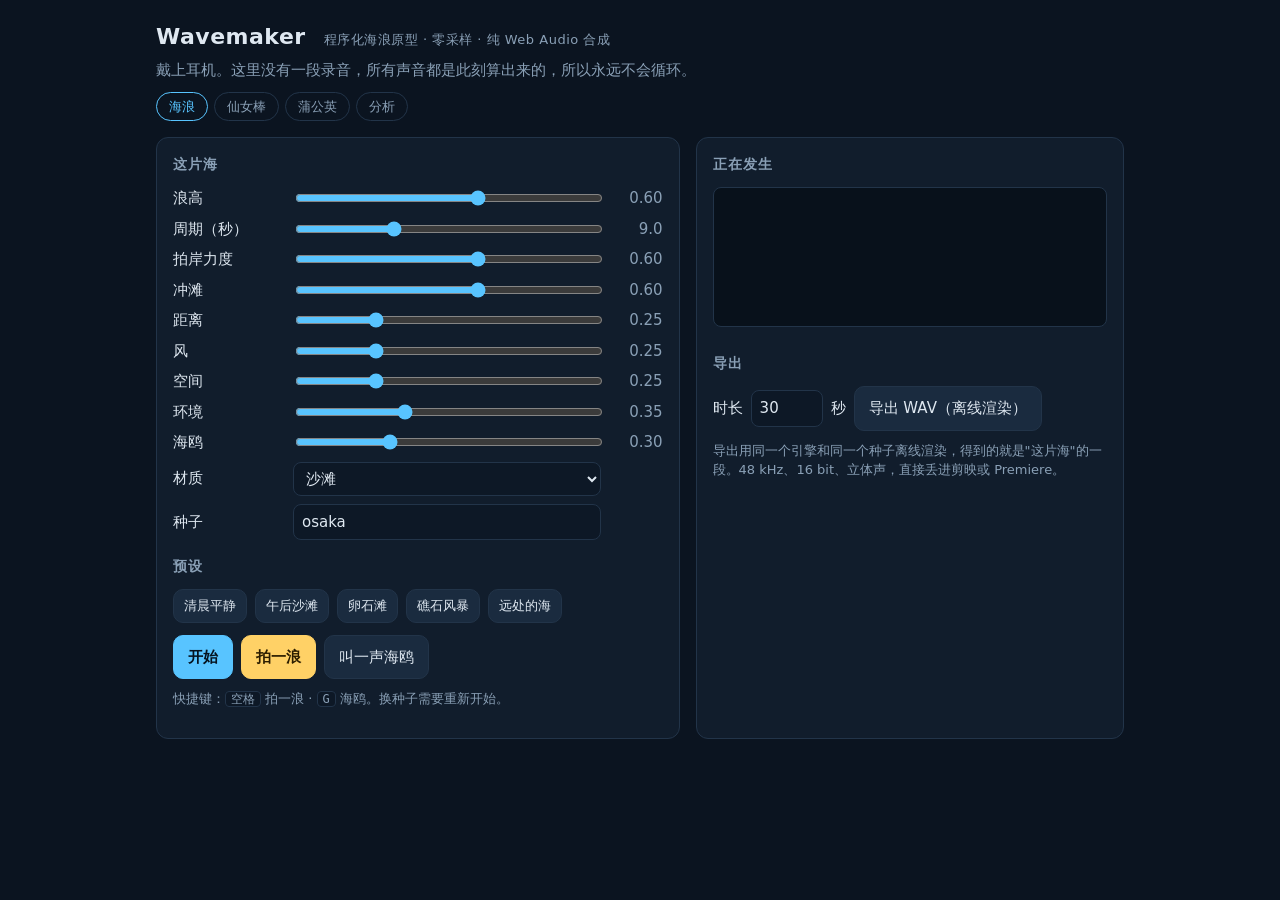
<file: index.html>
<!doctype html>
<html lang="zh-CN">
<head>
<meta charset="utf-8">
<meta name="viewport" content="width=device-width, initial-scale=1">
<title>Wavemaker 原型</title>
<link rel="stylesheet" href="style.css">
</head>
<body>
<header>
  <h1>Wavemaker <small>程序化海浪原型 · 零采样 · 纯 Web Audio 合成</small></h1>
  <p class="lead">戴上耳机。这里没有一段录音，所有声音都是此刻算出来的，所以永远不会循环。</p>
  <nav><a class="current" href="index.html">海浪</a><a href="sparkler.html">仙女棒</a><a href="dandelion.html">蒲公英</a><a href="analyze.html">分析</a></nav>
</header>
<main>
  <section>
    <h2>这片海</h2>
    <div class="row"><label>浪高</label><input type="range" id="swell" min="0" max="1" step="0.01" value="0.6"><output for="swell">0.60</output></div>
    <div class="row"><label>周期（秒）</label><input type="range" id="period" min="4" max="20" step="0.5" value="9"><output for="period">9</output></div>
    <div class="row"><label>拍岸力度</label><input type="range" id="breakForce" min="0" max="1" step="0.01" value="0.6"><output for="breakForce">0.60</output></div>
    <div class="row"><label>冲滩</label><input type="range" id="wash" min="0" max="1" step="0.01" value="0.6"><output for="wash">0.60</output></div>
    <div class="row"><label>距离</label><input type="range" id="distance" min="0" max="1" step="0.01" value="0.25"><output for="distance">0.25</output></div>
    <div class="row"><label>风</label><input type="range" id="wind" min="0" max="1" step="0.01" value="0.25"><output for="wind">0.25</output></div>
    <div class="row"><label>空间</label><input type="range" id="space" min="0" max="1" step="0.01" value="0.25"><output for="space">0.25</output></div>
    <div class="row"><label>环境</label><input type="range" id="ambience" min="0" max="1" step="0.01" value="0.35"><output for="ambience">0.35</output></div>
    <div class="row"><label>海鸥</label><input type="range" id="gulls" min="0" max="1" step="0.01" value="0.3"><output for="gulls">0.30</output></div>
    <div class="row"><label>材质</label>
      <select id="material">
        <option value="sand">沙滩</option>
        <option value="pebble">卵石滩</option>
        <option value="rock">礁石</option>
      </select><span></span></div>
    <div class="row"><label>种子</label><input type="text" id="seed" value="osaka"><span></span></div>

    <h2 style="margin-top:16px">预设</h2>
    <div class="buttons presets">
      <button data-preset="dawn">清晨平静</button>
      <button data-preset="afternoon">午后沙滩</button>
      <button data-preset="brighton">卵石滩</button>
      <button data-preset="storm">礁石风暴</button>
      <button data-preset="far">远处的海</button>
    </div>

    <div class="buttons">
      <button class="primary" id="toggle">开始</button>
      <button class="warm" id="tap">拍一浪</button>
      <button id="gull">叫一声海鸥</button>
    </div>
    <p class="hint">快捷键：<kbd>空格</kbd> 拍一浪 · <kbd>G</kbd> 海鸥。换种子需要重新开始。</p>
  </section>

  <section>
    <h2>正在发生</h2>
    <canvas id="scope" width="900" height="280"></canvas>
    <div class="log" id="log"></div>

    <h2 style="margin-top:16px">导出</h2>
    <div class="export">
      <label>时长</label><input type="number" id="seconds" min="3" max="600" value="30"><span>秒</span>
      <button id="export">导出 WAV（离线渲染）</button>
    </div>
    <p class="hint">导出用同一个引擎和同一个种子离线渲染，得到的就是"这片海"的一段。48 kHz、16 bit、立体声，直接丢进剪映或 Premiere。</p>
  </section>
</main>

<script src="ocean.js"></script>
<script>
// ---------- 参数 ----------
const P = { swell: .6, period: 9, breakForce: .6, wash: .6, distance: .25, wind: .25, gulls: .3, material: 'sand', seed: 'osaka', space: .25, ambience: .35 };
const { PRESETS, renderOffline, encodeWav } = window.Wavemaker;
const buildScene = window.Wavemaker.buildScene;

// ---------- 界面 ----------
const $ = s => document.querySelector(s);
const logEl = $('#log');
function log(msg) {
  const lines = logEl.textContent.split('\n').filter(Boolean);
  lines.unshift(msg);
  logEl.textContent = lines.slice(0, 8).join('\n');
}

for (const id of ['swell', 'period', 'breakForce', 'wash', 'distance', 'wind', 'space', 'ambience', 'gulls']) {
  const el = $('#' + id), out = document.querySelector(`output[for=${id}]`);
  const show = () => out.textContent = id === 'period' ? Number(el.value).toFixed(1) : Number(el.value).toFixed(2);
  el.addEventListener('input', () => { P[id] = Number(el.value); show(); });
  show();
}
$('#material').addEventListener('change', e => { P.material = e.target.value; log(`材质 → ${e.target.selectedOptions[0].textContent}，下一浪生效`); });
$('#seed').addEventListener('change', e => { P.seed = e.target.value || 'sea'; log('种子已改，重新开始后生效'); });

function applyPreset(name) {
  const pr = PRESETS[name];
  Object.assign(P, pr);
  for (const k of Object.keys(pr)) {
    const el = $('#' + k); if (!el) continue;
    el.value = pr[k];
    el.dispatchEvent(new Event(k === 'material' ? 'change' : 'input'));
  }
  log(`预设：${name}`);
}
document.querySelectorAll('[data-preset]').forEach(b => b.addEventListener('click', () => applyPreset(b.dataset.preset)));

let live = null, timer = null, raf = null;

function onEvent(ev) {
  const delay = live ? (ev.at - live.ctx.currentTime).toFixed(1) : '?';
  if (ev.kind === 'wave') log(`浪 #${live.state.waveIndex + 1}  强度 ${ev.strength.toFixed(2)}  ${ev.dir > 0 ? '左→右' : '右→左'}  ${delay}s 后拍岸`);
  else log(`海鸥  距离 ${ev.dist.toFixed(2)}`);
}

async function start() {
  const ctx = new (window.AudioContext || window.webkitAudioContext)();
  await ctx.resume();
  live = buildScene(ctx, P, onEvent);
  live.state.until = ctx.currentTime + 0.05;
  timer = setInterval(() => {
    const to = ctx.currentTime + 2.5;
    if (to > live.state.until) { live.schedule(live.state.until, to); live.state.until = to; }
  }, 300);
  $('#toggle').textContent = '停止';
  log(`开始：种子 "${P.seed}"`);
  draw();
}
function stop() {
  clearInterval(timer); cancelAnimationFrame(raf);
  live.master.gain.setTargetAtTime(0, live.ctx.currentTime, 0.3);
  const c = live.ctx; setTimeout(() => c.close(), 1200);
  live = null;
  $('#toggle').textContent = '开始';
  log('停止');
}
$('#toggle').addEventListener('click', () => live ? stop() : start());
$('#tap').addEventListener('click', tapWave);
$('#gull').addEventListener('click', tapGull);
function tapWave() {
  if (!live) return;
  const t = live.ctx.currentTime + 0.02;
  live.state.dir = -live.state.dir;
  live.wave(t, Math.max(0.4, P.swell), live.state.dir);
  live.state.waveIndex++;
  live.state.nextWave = Math.max(live.state.nextWave, t + P.period * 0.6);
}
function tapGull() { if (live) live.gull(live.ctx.currentTime + 0.02); }
document.addEventListener('keydown', e => {
  if (e.target.tagName === 'INPUT' || e.target.tagName === 'SELECT') return;
  if (e.code === 'Space') { e.preventDefault(); tapWave(); }
  if (e.key === 'g' || e.key === 'G') tapGull();
});

// 示波器：把此刻的波形画出来，顺便当作"海平面"
const canvas = $('#scope'), g2d = canvas.getContext('2d');
const scopeBuf = new Uint8Array(1024);
function draw() {
  if (!live) return;
  live.analyser.getByteTimeDomainData(scopeBuf);
  const W = canvas.width, H = canvas.height;
  g2d.fillStyle = '#08111b'; g2d.fillRect(0, 0, W, H);
  g2d.strokeStyle = '#58c4ff'; g2d.lineWidth = 2; g2d.beginPath();
  for (let i = 0; i < scopeBuf.length; i++) {
    const x = i / scopeBuf.length * W, y = (scopeBuf[i] / 255) * H;
    i ? g2d.lineTo(x, y) : g2d.moveTo(x, y);
  }
  g2d.stroke();
  raf = requestAnimationFrame(draw);
}

$('#export').addEventListener('click', async () => {
  const btn = $('#export'), seconds = Math.min(600, Math.max(3, Number($('#seconds').value) || 30));
  btn.disabled = true; btn.textContent = `渲染 ${seconds}s…`;
  try {
    const buf = await renderOffline({ ...P }, seconds);
    const url = URL.createObjectURL(encodeWav(buf));
    const a = document.createElement('a');
    a.href = url; a.download = `wavemaker-${P.material}-${P.seed}-${seconds}s.wav`; a.click();
    setTimeout(() => URL.revokeObjectURL(url), 5000);
    log(`已导出 ${seconds}s WAV`);
  } catch (e) {
    log('导出失败：' + e.message);
  } finally {
    btn.disabled = false; btn.textContent = '导出 WAV（离线渲染）';
  }
});

window.Wavemaker.P = P;
</script>
</body>
</html>
</file>
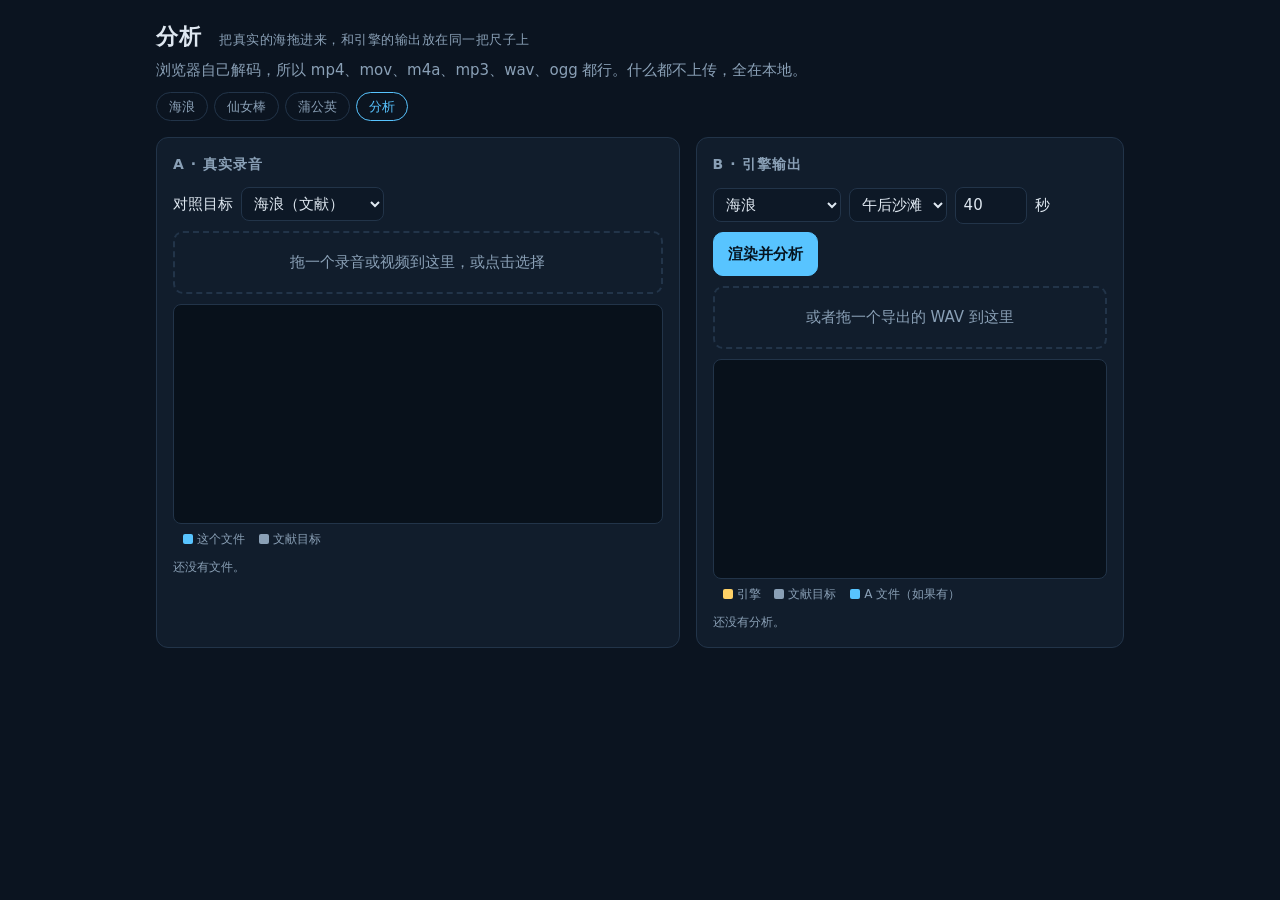
<file: analyze.html>
<!doctype html>
<html lang="zh-CN">
<head>
<meta charset="utf-8">
<meta name="viewport" content="width=device-width, initial-scale=1">
<title>Wavemaker · 分析</title>
<link rel="stylesheet" href="style.css">
<style>
  .drop { border: 2px dashed var(--line); border-radius: 10px; padding: 18px; text-align: center; color: var(--muted); cursor: pointer; }
  .drop.over { border-color: var(--accent); color: var(--text); }
  canvas.bands { height: 220px; margin-top: 10px; }
  pre.report { font-size: 12px; color: var(--muted); white-space: pre; overflow: auto; margin: 10px 0 0; }
  .legend { color: var(--muted); font-size: 12px; margin-top: 6px; }
  .legend i { display: inline-block; width: 10px; height: 10px; border-radius: 2px; margin: 0 4px 0 10px; vertical-align: middle; }
</style>
</head>
<body>
<header>
  <h1>分析 <small>把真实的海拖进来，和引擎的输出放在同一把尺子上</small></h1>
  <p class="lead">浏览器自己解码，所以 mp4、mov、m4a、mp3、wav、ogg 都行。什么都不上传，全在本地。</p>
  <nav><a href="index.html">海浪</a><a href="sparkler.html">仙女棒</a><a href="dandelion.html">蒲公英</a><a class="current" href="analyze.html">分析</a></nav>
</header>
<main>
  <section>
    <h2>A · 真实录音</h2>
    <div class="export" style="margin-bottom:10px"><label>对照目标</label><select id="target"><option value="surf">海浪（文献）</option><option value="none">无（仙女棒等）</option></select></div>
    <div class="drop" id="dropA">拖一个录音或视频到这里，或点击选择<input type="file" id="fileA" accept="audio/*,video/*" hidden></div>
    <canvas class="bands" id="bandsA" width="900" height="440"></canvas>
    <div class="legend"><i style="background:#58c4ff"></i>这个文件 <i style="background:#8aa0b6"></i>文献目标</div>
    <pre class="report" id="reportA">还没有文件。</pre>
  </section>
  <section>
    <h2>B · 引擎输出</h2>
    <div class="export">
      <select id="engine"><option value="ocean">海浪</option><option value="raw">仙女棒 · 原味</option><option value="electro">仙女棒 · 电子</option><option value="drum">仙女棒 · 鼓机</option></select>
      <select id="preset"><option value="afternoon">午后沙滩</option><option value="dawn">清晨平静</option><option value="brighton">卵石滩</option><option value="storm">礁石风暴</option><option value="far">远处的海</option></select>
      <input type="number" id="seconds" min="10" max="180" value="40"><span>秒</span>
      <button class="primary" id="render">渲染并分析</button>
    </div>
    <div class="drop" id="dropB" style="margin-top:10px">或者拖一个导出的 WAV 到这里<input type="file" id="fileB" accept="audio/*,video/*" hidden></div>
    <canvas class="bands" id="bandsB" width="900" height="440"></canvas>
    <div class="legend"><i style="background:#ffd166"></i>引擎 <i style="background:#8aa0b6"></i>文献目标 <i style="background:#58c4ff"></i>A 文件（如果有）</div>
    <pre class="report" id="reportB">还没有分析。</pre>
  </section>
</main>
<script src="ocean.js"></script>
<script src="sparkler.js"></script>
<script src="analysis.js"></script>
<script>
const $ = s => document.querySelector(s);
const { BANDS, TARGET_SURF, analyze, report } = window.Analysis;
const results = { A: null, B: null };

function drawBands(canvas, series) {
  const g = canvas.getContext('2d'), W = canvas.width, H = canvas.height;
  g.fillStyle = '#08111b'; g.fillRect(0, 0, W, H);
  const top = 6, bottom = -36, pad = 40, plotH = H - 60;
  const y = db => 20 + (top - Math.max(bottom, Math.min(top, db))) / (top - bottom) * plotH;
  g.strokeStyle = '#223449'; g.fillStyle = '#8aa0b6'; g.font = '13px system-ui'; g.textAlign = 'right';
  for (let db = top; db >= bottom; db -= 6) { g.beginPath(); g.moveTo(pad, y(db)); g.lineTo(W - 10, y(db)); g.stroke(); g.fillText(db, pad - 6, y(db) + 4); }
  const n = BANDS.length, slot = (W - pad - 10) / n;
  const k = series.length, bw = slot * 0.7 / k;
  series.forEach((s, si) => {
    BANDS.forEach((fc, i) => {
      const x = pad + i * slot + slot * 0.15 + si * bw;
      g.fillStyle = s.color; g.fillRect(x, y(s.data[fc]), bw - 2, y(bottom) - y(s.data[fc]));
    });
  });
  g.fillStyle = '#8aa0b6'; g.textAlign = 'center';
  BANDS.forEach((fc, i) => g.fillText(fc >= 1000 ? (fc / 1000) + 'k' : fc, pad + i * slot + slot / 2, H - 14));
}

const target = () => $('#target').value === 'surf' ? TARGET_SURF : null;
const names = { A: '', B: '' };
function show(which, r, name) {
  results[which] = r; names[which] = name;
  $('#report' + which).textContent = report(r, name, target());
  const series = target() ? [{ color: '#8aa0b6', data: TARGET_SURF }] : [];
  if (which === 'A') series.unshift({ color: '#58c4ff', data: r.bandsDb });
  else { if (results.A) series.unshift({ color: '#58c4ff', data: results.A.bandsDb }); series.unshift({ color: '#ffd166', data: r.bandsDb }); }
  drawBands($('#bands' + which), series);
}

async function decodeFile(file) {
  const ctx = new (window.AudioContext || window.webkitAudioContext)();
  const buf = await ctx.decodeAudioData(await file.arrayBuffer());
  ctx.close();
  return buf;
}
function wireDrop(which) {
  const drop = $('#drop' + which), input = $('#file' + which);
  const handle = async file => {
    if (!file) return;
    $('#report' + which).textContent = '解码中…';
    try { show(which, analyze(await decodeFile(file)), file.name); }
    catch (e) { $('#report' + which).textContent = '解码失败：' + e.message; }
  };
  drop.addEventListener('click', () => input.click());
  input.addEventListener('change', () => handle(input.files[0]));
  drop.addEventListener('dragover', e => { e.preventDefault(); drop.classList.add('over'); });
  drop.addEventListener('dragleave', () => drop.classList.remove('over'));
  drop.addEventListener('drop', e => { e.preventDefault(); drop.classList.remove('over'); handle(e.dataTransfer.files[0]); });
}
wireDrop('A'); wireDrop('B');

$('#render').addEventListener('click', async () => {
  const btn = $('#render'); btn.disabled = true; btn.textContent = '渲染中…';
  try {
    const engine = $('#engine').value, preset = $('#preset').value, seconds = Math.min(180, Math.max(10, Number($('#seconds').value) || 40));
    let buf, name;
    if (engine === 'ocean') {
      const p = { swell: .6, period: 9, breakForce: .6, wash: .6, distance: .25, wind: .25, gulls: 0, material: 'sand', seed: 'analyze', ...window.Wavemaker.PRESETS[preset], gulls: 0 };
      buf = await window.Wavemaker.renderOffline(p, seconds); name = `海浪 · ${preset}`;
    } else {
      const p = { mode: engine, density: .6, burstiness: .5, force: .6, depth: .4, burn: Math.max(8, seconds - 4), seed: 'analyze', bpm: 140, subdiv: 16 };
      buf = await window.Sparkler.renderOffline(p, 1); name = `仙女棒 · ${engine}`;
    }
    show('B', analyze(buf), name);
  } catch (e) { $('#reportB').textContent = '失败：' + e.message; }
  finally { btn.disabled = false; btn.textContent = '渲染并分析'; }
});
$('#target').addEventListener('change', () => { for (const w of ['A', 'B']) if (results[w]) show(w, results[w], names[w]); });
$('#engine').addEventListener('change', e => { $('#preset').style.display = e.target.value === 'ocean' ? '' : 'none'; });
window.AnalyzePage = { show, results };
</script>
</body>
</html>
</file>
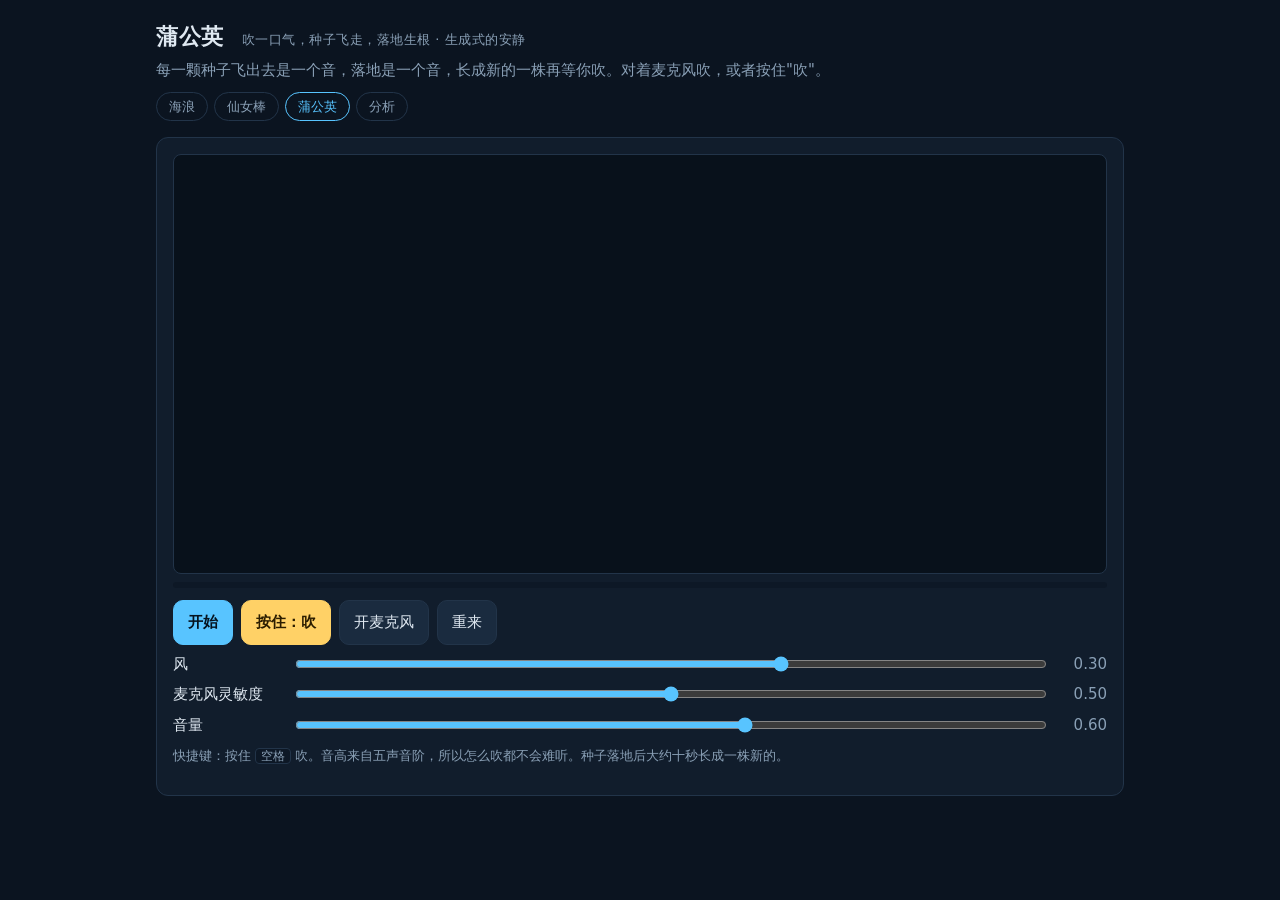
<file: dandelion.html>
<!doctype html>
<html lang="zh-CN">
<head>
<meta charset="utf-8">
<meta name="viewport" content="width=device-width, initial-scale=1">
<title>Wavemaker · 蒲公英</title>
<link rel="stylesheet" href="style.css">
<style>
  canvas#field { height: 420px; cursor: pointer; }
  main { grid-template-columns: 1fr; }
  .meter { height: 6px; background: #0d1826; border-radius: 3px; overflow: hidden; margin-top: 8px; }
  .meter i { display: block; height: 100%; width: 0; background: var(--accent); transition: width .08s; }
</style>
</head>
<body>
<header>
  <h1>蒲公英 <small>吹一口气，种子飞走，落地生根 · 生成式的安静</small></h1>
  <p class="lead">每一颗种子飞出去是一个音，落地是一个音，长成新的一株再等你吹。对着麦克风吹，或者按住"吹"。</p>
  <nav><a href="index.html">海浪</a><a href="sparkler.html">仙女棒</a><a class="current" href="dandelion.html">蒲公英</a><a href="analyze.html">分析</a></nav>
</header>
<main>
  <section>
    <canvas id="field" width="1400" height="600"></canvas>
    <div class="meter"><i id="blowMeter"></i></div>
    <div class="buttons">
      <button class="primary" id="toggle">开始</button>
      <button class="warm" id="blow">按住：吹</button>
      <button id="mic">开麦克风</button>
      <button id="reset">重来</button>
    </div>
    <div class="row"><label>风</label><input type="range" id="wind" min="-1" max="1" step="0.01" value="0.3"><output for="wind">0.30</output></div>
    <div class="row"><label>麦克风灵敏度</label><input type="range" id="sensitivity" min="0" max="1" step="0.01" value="0.5"><output for="sensitivity">0.50</output></div>
    <div class="row"><label>音量</label><input type="range" id="volume" min="0" max="1" step="0.01" value="0.6"><output for="volume">0.60</output></div>
    <p class="hint">快捷键：按住 <kbd>空格</kbd> 吹。音高来自五声音阶，所以怎么吹都不会难听。种子落地后大约十秒长成一株新的。</p>
    <div class="log" id="log"></div>
  </section>
</main>

<script>
const P = { wind: .3, sensitivity: .5, volume: .6 };
const $ = s => document.querySelector(s);
const logEl = $('#log');
function log(msg) { const lines = logEl.textContent.split('\n').filter(Boolean); lines.unshift(msg); logEl.textContent = lines.slice(0, 5).join('\n'); }
for (const id of ['wind', 'sensitivity', 'volume']) {
  const el = $('#' + id), out = document.querySelector(`output[for=${id}]`);
  const show = () => out.textContent = Number(el.value).toFixed(2);
  el.addEventListener('input', () => { P[id] = Number(el.value); show(); }); show();
}

// ---------- 声音 ----------
const PENTA = [0, 2, 4, 7, 9, 12, 14, 16, 19, 21];   // 大调五声，两个八度
const hz = (semi, base = 392) => base * Math.pow(2, semi / 12);   // G4 起

let A = null;   // 音频图
function buildAudio() {
  const ctx = new (window.AudioContext || window.webkitAudioContext)();
  const master = ctx.createGain(); master.gain.value = P.volume;
  const comp = ctx.createDynamicsCompressor(); comp.threshold.value = -18; comp.ratio.value = 2.5;
  // 一个带反馈的延迟，给所有音一点"回忆"的尾巴
  const delay = ctx.createDelay(2); delay.delayTime.value = 0.42;
  const fb = ctx.createGain(); fb.gain.value = 0.38;
  const dlp = ctx.createBiquadFilter(); dlp.type = 'lowpass'; dlp.frequency.value = 2400;
  const wet = ctx.createGain(); wet.gain.value = 0.35;
  master.connect(comp).connect(ctx.destination);
  master.connect(delay).connect(dlp).connect(fb).connect(delay);
  dlp.connect(wet).connect(comp);

  const noise = (() => { const len = ctx.sampleRate * 3, buf = ctx.createBuffer(1, len, ctx.sampleRate), d = buf.getChannelData(0); for (let i = 0; i < len; i++) d[i] = Math.random() * 2 - 1; return buf; })();
  function noiseLayer(type, freq, Q) {
    const s = ctx.createBufferSource(); s.buffer = noise; s.loop = true;
    const f = ctx.createBiquadFilter(); f.type = type; f.frequency.value = freq; f.Q.value = Q;
    const g = ctx.createGain(); g.gain.value = 0;
    s.connect(f).connect(g).connect(master); s.start(0);
    return { f, gain: g.gain };
  }
  const windBed = noiseLayer('bandpass', 320, 1.2);
  const breath = noiseLayer('bandpass', 1100, 0.7);

  function tone(semi, t, amp, dur, panX, kind) {
    const o = ctx.createOscillator(), o2 = ctx.createOscillator();
    o.type = 'sine'; o2.type = 'triangle';
    o.frequency.value = hz(semi); o2.frequency.value = hz(semi) * 2.002;
    const g = ctx.createGain(), g2 = ctx.createGain(); g2.gain.value = kind === 'seed' ? 0.25 : 0.1;
    const pan = ctx.createStereoPanner(); pan.pan.value = panX * 1.6 - 0.8;
    o.connect(g); o2.connect(g2).connect(g); g.connect(pan).connect(master);
    const atk = kind === 'grow' ? 1.8 : 0.015;
    g.gain.setValueAtTime(0, t);
    g.gain.linearRampToValueAtTime(amp, t + atk);
    g.gain.setTargetAtTime(0, t + atk, dur / 4);
    o.start(t); o2.start(t); o.stop(t + atk + dur + 0.5); o2.stop(t + atk + dur + 0.5);
  }
  return { ctx, master, windBed, breath, tone, nextWind: 0 };
}

// ---------- 世界 ----------
const canvas = $('#field'), g = canvas.getContext('2d');
const W = canvas.width, H = canvas.height, GROUND = H * 0.86;
const world = { plants: [], seeds: [], sprouts: [], t: 0 };
function makePlant(x, scale = 1, mature = true) {
  const p = { x, scale, headY: GROUND - 210 * scale, r: 34 * scale, seeds: [], grow: mature ? 1 : 0, born: world.t };
  const n = Math.round(48 * scale) + 12;
  for (let i = 0; i < n; i++) p.seeds.push({ a: (i / n) * 6.283 + Math.random() * 0.08, len: 0.85 + Math.random() * 0.3 });
  return p;
}
function reset() { world.plants = [makePlant(W * 0.32)]; world.seeds = []; world.sprouts = []; }
reset();

let blow = 0, holding = false, micLevel = 0;
function release(plant, strength, t) {
  if (!plant.seeds.length || plant.grow < 1) return 0;
  const k = Math.min(plant.seeds.length, Math.max(1, Math.round(strength * strength * 10 + Math.random())));
  const dir = P.wind >= 0 ? 1 : -1;
  for (let i = 0; i < k; i++) {
    // 迎风面的种子先飞
    plant.seeds.sort((a, b) => Math.cos(a.a) * dir - Math.cos(b.a) * dir);
    const s = plant.seeds.shift();
    const hx = plant.x + Math.cos(s.a) * plant.r * s.len, hy = plant.headY + Math.sin(s.a) * plant.r * s.len;
    world.seeds.push({ x: hx, y: hy, vx: dir * (60 + 160 * strength) * (0.7 + Math.random() * 0.6), vy: -(20 + 70 * strength) * Math.random(), ph: Math.random() * 6.28, born: t, semi: PENTA[Math.floor(Math.random() * PENTA.length)] });
    if (A) A.tone(world.seeds.at(-1).semi + 12, A.ctx.currentTime + i * 0.03, 0.06 * (0.5 + strength), 0.9 + Math.random(), hx / W, 'seed');
  }
  return k;
}

function step(dt) {
  world.t += dt;
  const wind = P.wind * 90;
  // 吹：从所有成熟的植株里放种子，快慢跟着气流
  if (blow > 0.05) {
    for (const p of world.plants) if (Math.random() < blow * dt * 6) release(p, blow, world.t);
  }
  for (const s of world.seeds) {
    s.vx += (wind - s.vx) * dt * 0.8 + Math.sin(world.t * 2.1 + s.ph) * 40 * dt;
    s.vy += (14 - s.vy) * dt * 0.9 + Math.cos(world.t * 1.7 + s.ph) * 30 * dt;
    s.x += s.vx * dt; s.y += s.vy * dt;
    if (s.y >= GROUND) {
      s.dead = true;
      if (s.x > 20 && s.x < W - 20 && world.sprouts.length + world.plants.length < 9) {
        world.sprouts.push({ x: s.x, t0: world.t, dur: 8 + Math.random() * 5, semi: s.semi });
        if (A) A.tone(s.semi, A.ctx.currentTime, 0.05, 0.5, s.x / W, 'land');
      }
    }
    if (s.x < -40 || s.x > W + 40) s.dead = true;
  }
  world.seeds = world.seeds.filter(s => !s.dead);
  for (const sp of world.sprouts) {
    sp.grow = Math.min(1, (world.t - sp.t0) / sp.dur);
    if (sp.grow >= 1 && !sp.done) {
      sp.done = true;
      const scale = 0.55 + Math.random() * 0.35;
      world.plants.push(makePlant(sp.x, scale));
      if (A) { A.tone(sp.semi, A.ctx.currentTime, 0.045, 3, sp.x / W, 'grow'); A.tone(sp.semi + 7, A.ctx.currentTime + 0.4, 0.03, 3, sp.x / W, 'grow'); }
      log(`一株新的长成了（第 ${world.plants.length} 株）`);
    }
  }
  world.sprouts = world.sprouts.filter(s => !s.done);
  // 吹光了的老植株慢慢退场
  world.plants = world.plants.filter(p => p.seeds.length > 0 || world.t - p.born < 40 || world.plants.length <= 1);

  if (A) {
    const t = A.ctx.currentTime;
    A.breath.gain.setTargetAtTime(0.09 * blow, t, 0.08);
    A.breath.f.frequency.setTargetAtTime(700 + 900 * blow, t, 0.1);
    if (t > A.nextWind) { A.windBed.gain.setTargetAtTime(0.04 * Math.abs(P.wind) * (0.5 + Math.random()), t, 1.5); A.windBed.f.frequency.setTargetAtTime(250 + Math.random() * 250, t, 1.5); A.nextWind = t + 2 + Math.random() * 3; }
    A.master.gain.setTargetAtTime(P.volume, t, 0.1);
  }
}

function drawPlant(p) {
  const gr = p.grow;
  g.strokeStyle = '#6f9a6a'; g.lineWidth = 2.2 * p.scale;
  g.beginPath(); g.moveTo(p.x, GROUND); g.quadraticCurveTo(p.x + 8 * p.scale, GROUND - 100 * p.scale * gr, p.x, p.headY + (1 - gr) * 210 * p.scale); g.stroke();
  const hy = p.headY;
  g.fillStyle = '#c9d6b0'; g.beginPath(); g.arc(p.x, hy, 4 * p.scale, 0, 6.283); g.fill();
  g.strokeStyle = 'rgba(235,240,230,0.75)'; g.lineWidth = 1;
  for (const s of p.seeds) {
    const ex = p.x + Math.cos(s.a) * p.r * s.len, ey = hy + Math.sin(s.a) * p.r * s.len;
    g.beginPath(); g.moveTo(p.x, hy); g.lineTo(ex, ey); g.stroke();
    g.beginPath(); g.arc(ex, ey, 1.6 * p.scale, 0, 6.283); g.stroke();
  }
}
function drawSeed(s) {
  const ang = Math.atan2(s.vy, s.vx) + Math.PI / 2 + Math.sin(world.t * 3 + s.ph) * 0.3;
  g.strokeStyle = 'rgba(240,244,236,0.9)'; g.lineWidth = 1;
  g.beginPath(); g.moveTo(s.x, s.y); g.lineTo(s.x - Math.cos(ang) * 12, s.y - Math.sin(ang) * 12); g.stroke();
  for (let i = 0; i < 5; i++) { const a = ang + (i - 2) * 0.35 + Math.PI; g.beginPath(); g.moveTo(s.x, s.y); g.lineTo(s.x + Math.cos(a) * 7, s.y + Math.sin(a) * 7); g.stroke(); }
}
function drawSprout(sp) {
  const h = 60 * sp.grow;
  g.strokeStyle = '#7fb27a'; g.lineWidth = 1.6;
  g.beginPath(); g.moveTo(sp.x, GROUND); g.quadraticCurveTo(sp.x + 6, GROUND - h * 0.6, sp.x, GROUND - h); g.stroke();
  if (sp.grow > 0.3) { g.beginPath(); g.ellipse(sp.x - 6, GROUND - h * 0.5, 7 * sp.grow, 3 * sp.grow, -0.5, 0, 6.283); g.stroke(); }
}
let last = 0, raf = null, running = false;
function frame(ts) {
  if (!running) return;
  const dt = Math.min(0.05, (ts - last) / 1000 || 0.016); last = ts;
  blow = Math.max(holding ? 0.7 : 0, micLevel);
  $('#blowMeter').style.width = (blow * 100) + '%';
  step(dt);
  g.fillStyle = '#08111b'; g.fillRect(0, 0, W, H);
  g.fillStyle = '#0f1a14'; g.fillRect(0, GROUND, W, H - GROUND);
  for (const sp of world.sprouts) drawSprout(sp);
  for (const p of world.plants) drawPlant(p);
  for (const s of world.seeds) drawSeed(s);
  raf = requestAnimationFrame(frame);
}

// ---------- 交互 ----------
async function start() {
  if (running) return;
  A = buildAudio(); await A.ctx.resume();
  running = true; last = performance.now(); raf = requestAnimationFrame(frame);
  $('#toggle').textContent = '停止'; log('开始。按住"吹"，或开麦克风对着吹。');
}
function stop() {
  running = false; cancelAnimationFrame(raf);
  if (A) { A.master.gain.setTargetAtTime(0, A.ctx.currentTime, 0.3); const c = A.ctx; setTimeout(() => c.close(), 1200); A = null; }
  if (micStream) { micStream.getTracks().forEach(t => t.stop()); micStream = null; micLevel = 0; $('#mic').textContent = '开麦克风'; }
  $('#toggle').textContent = '开始'; log('停止');
}
$('#toggle').addEventListener('click', () => running ? stop() : start());
$('#reset').addEventListener('click', () => { reset(); log('重来'); });
const blowBtn = $('#blow');
blowBtn.addEventListener('pointerdown', e => { holding = true; blowBtn.setPointerCapture(e.pointerId); if (!running) start(); });
blowBtn.addEventListener('pointerup', () => holding = false);
blowBtn.addEventListener('pointercancel', () => holding = false);
document.addEventListener('pointerup', () => holding = false);
window.addEventListener('blur', () => holding = false);
document.addEventListener('keydown', e => { if (e.code === 'Space' && e.target.tagName !== 'INPUT') { e.preventDefault(); holding = true; if (!running) start(); } });
document.addEventListener('keyup', e => { if (e.code === 'Space') holding = false; });
canvas.addEventListener('pointerdown', () => { if (!running) start(); for (const p of world.plants) release(p, 0.8, world.t); });

let micStream = null, micAnalyser = null, micBuf = null;
$('#mic').addEventListener('click', async () => {
  if (micStream) { micStream.getTracks().forEach(t => t.stop()); micStream = null; micLevel = 0; $('#mic').textContent = '开麦克风'; return; }
  if (!running) await start();
  try {
    micStream = await navigator.mediaDevices.getUserMedia({ audio: { echoCancellation: false, noiseSuppression: false, autoGainControl: false } });
    const src = A.ctx.createMediaStreamSource(micStream);
    const hp = A.ctx.createBiquadFilter(); hp.type = 'highpass'; hp.frequency.value = 600;   // 吹气是宽带的高频噪声，说话大多在下面
    micAnalyser = A.ctx.createAnalyser(); micAnalyser.fftSize = 512; micBuf = new Float32Array(512);
    src.connect(hp).connect(micAnalyser);
    $('#mic').textContent = '关麦克风'; log('麦克风已开，对着吹');
    (function poll() {
      if (!micStream) return;
      micAnalyser.getFloatTimeDomainData(micBuf);
      let sum = 0; for (let i = 0; i < micBuf.length; i++) sum += micBuf[i] * micBuf[i];
      const rms = Math.sqrt(sum / micBuf.length);
      const target = Math.max(0, Math.min(1, (rms - 0.01) / (0.2 * (1.05 - P.sensitivity))));
      micLevel += (target - micLevel) * 0.25;
      requestAnimationFrame(poll);
    })();
  } catch (e) { log('麦克风不可用：' + e.message + '。按住"吹"也一样。'); }
});
window.Dandelion = { world, P, release, step, start, stop };
</script>
</body>
</html>
</file>
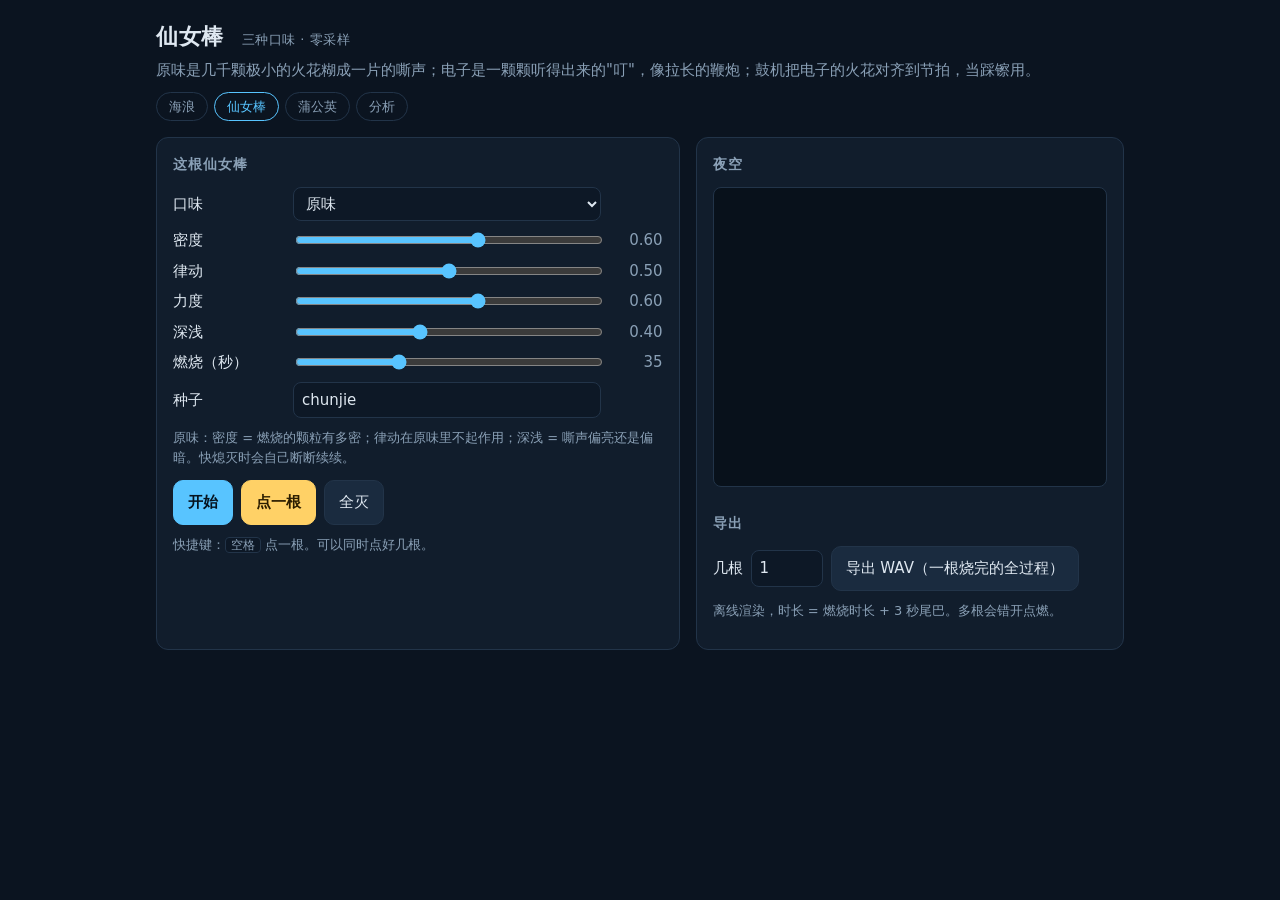
<file: sparkler.html>
<!doctype html>
<html lang="zh-CN">
<head>
<meta charset="utf-8">
<meta name="viewport" content="width=device-width, initial-scale=1">
<title>Wavemaker · 仙女棒</title>
<link rel="stylesheet" href="style.css">
<style>
  canvas#sky { height: 300px; }
  body:not([data-mode=drum]) .row.drum { display: none; }
</style>
</head>
<body>
<header>
  <h1>仙女棒 <small>三种口味 · 零采样</small></h1>
  <p class="lead">原味是几千颗极小的火花糊成一片的嘶声；电子是一颗颗听得出来的"叮"，像拉长的鞭炮；鼓机把电子的火花对齐到节拍，当踩镲用。</p>
  <nav><a href="index.html">海浪</a><a class="current" href="sparkler.html">仙女棒</a><a href="dandelion.html">蒲公英</a><a href="analyze.html">分析</a></nav>
</header>
<main>
  <section>
    <h2>这根仙女棒</h2>
    <div class="row"><label>口味</label>
      <select id="mode">
        <option value="raw">原味</option>
        <option value="electro">电子（第一版）</option>
        <option value="drum">鼓机</option>
      </select><span></span></div>
    <div class="row"><label>密度</label><input type="range" id="density" min="0" max="1" step="0.01" value="0.6"><output for="density">0.60</output></div>
    <div class="row"><label>律动</label><input type="range" id="burstiness" min="0" max="1" step="0.01" value="0.5"><output for="burstiness">0.50</output></div>
    <div class="row"><label>力度</label><input type="range" id="force" min="0" max="1" step="0.01" value="0.6"><output for="force">0.60</output></div>
    <div class="row"><label>深浅</label><input type="range" id="depth" min="0" max="1" step="0.01" value="0.4"><output for="depth">0.40</output></div>
    <div class="row"><label>燃烧（秒）</label><input type="range" id="burn" min="8" max="90" step="1" value="35"><output for="burn">35</output></div>
    <div class="row drum"><label>BPM</label><input type="range" id="bpm" min="60" max="180" step="1" value="140"><output for="bpm">140</output></div>
    <div class="row drum"><label>细分</label>
      <select id="subdiv"><option value="8">八分</option><option value="16" selected>十六分</option><option value="12">三连音</option><option value="32">三十二分</option></select><span></span></div>
    <div class="row"><label>种子</label><input type="text" id="seed" value="chunjie"><span></span></div>
    <p class="hint" id="modeHint"></p>
    <div class="buttons">
      <button class="primary" id="toggle">开始</button>
      <button class="warm" id="light">点一根</button>
      <button id="out">全灭</button>
    </div>
    <p class="hint">快捷键：<kbd>空格</kbd> 点一根。可以同时点好几根。</p>
  </section>
  <section>
    <h2>夜空</h2>
    <canvas id="sky" width="900" height="600"></canvas>
    <div class="log" id="log"></div>
    <h2 style="margin-top:16px">导出</h2>
    <div class="export">
      <label>几根</label><input type="number" id="count" min="1" max="6" value="1">
      <button id="export">导出 WAV（一根烧完的全过程）</button>
    </div>
    <p class="hint">离线渲染，时长 = 燃烧时长 + 3 秒尾巴。多根会错开点燃。</p>
  </section>
</main>

<script src="sparkler.js"></script>
<script>
const P = { mode: 'raw', density: .6, burstiness: .5, force: .6, depth: .4, burn: 35, seed: 'chunjie', bpm: 140, subdiv: 16 };
const { buildScene, renderOffline, encodeWav, intensity } = window.Sparkler;
let live = null, timer = null, raf = null;

// ---------- 界面 ----------
const $ = s => document.querySelector(s);
const logEl = $('#log');
function log(msg) { const lines = logEl.textContent.split('\n').filter(Boolean); lines.unshift(msg); logEl.textContent = lines.slice(0, 6).join('\n'); }
for (const id of ['density', 'burstiness', 'force', 'depth', 'burn']) {
  const el = $('#' + id), out = document.querySelector(`output[for=${id}]`);
  const show = () => out.textContent = id === 'burn' ? el.value : Number(el.value).toFixed(2);
  el.addEventListener('input', () => { P[id] = Number(el.value); show(); }); show();
}
const HINTS = {
  raw: '原味：密度 = 燃烧的颗粒有多密；律动在原味里不起作用；深浅 = 嘶声偏亮还是偏暗。快熄灭时会自己断断续续。',
  electro: '电子：律动 = 火花有多"抱团"。0 是均匀的沙沙声，1 是一阵一阵、带不规则附点的噼啪。这是第一版，保留下来当一种音色。',
  drum: '鼓机：火花落在节拍网格上。密度 = 每一步打的概率，律动 = 摇摆和随机滚奏。拍首有重音。',
};
function setMode(m) { P.mode = m; document.body.dataset.mode = m; $('#modeHint').textContent = HINTS[m]; if (live) log('口味已改，重新开始后生效'); }
$('#mode').addEventListener('change', e => setMode(e.target.value)); setMode(P.mode);
$('#bpm').addEventListener('input', e => { P.bpm = Number(e.target.value); document.querySelector('output[for=bpm]').textContent = P.bpm; });
$('#subdiv').addEventListener('change', e => { P.subdiv = Number(e.target.value); });
$('#seed').addEventListener('change', e => { P.seed = e.target.value || 'spark'; log('种子已改，重新开始后生效'); });

const flashes = [];   // 最近的火花，画在画布上
function onSpark(ev) { if (flashes.length > 600) flashes.splice(0, 200); flashes.push({ at: ev.at, x: 0.5 + ev.sp.pan * 0.6, amp: ev.amp, big: ev.big, ang: Math.random() * 6.28, len: 8 + Math.random() * 40 * (ev.big ? 2 : 1), id: ev.sp.id }); }

async function start() {
  const ctx = new (window.AudioContext || window.webkitAudioContext)();
  await ctx.resume();
  live = buildScene(ctx, P, onSpark);
  live.state.until = ctx.currentTime + 0.05;
  timer = setInterval(() => { const to = ctx.currentTime + 1.5; if (to > live.state.until) { live.schedule(live.state.until, to); live.state.until = to; } }, 200);
  $('#toggle').textContent = '停止'; log(`开始：种子 "${P.seed}"`); draw();
}
function stop() {
  clearInterval(timer); cancelAnimationFrame(raf);
  live.master.gain.setTargetAtTime(0, live.ctx.currentTime, 0.2);
  const c = live.ctx; setTimeout(() => c.close(), 800); live = null; flashes.length = 0;
  $('#toggle').textContent = '开始'; log('停止');
}
function lightOne() {
  if (!live) return;
  const sp = live.light(live.ctx.currentTime + 0.05);
  live.scheduleSparkler(sp, live.state.until);   // 补上当前窗口里已经该发生的火花
  log(`点燃第 ${sp.id} 根，约 ${sp.dur.toFixed(0)} 秒`);
}
$('#toggle').addEventListener('click', () => live ? stop() : start());
$('#light').addEventListener('click', lightOne);
$('#out').addEventListener('click', () => { if (live) { for (const sp of live.state.sparklers) sp.dur = Math.min(sp.dur, live.ctx.currentTime - sp.t0 + 2.5); log('全部快速熄灭'); } });
document.addEventListener('keydown', e => { if (e.target.tagName === 'INPUT') return; if (e.code === 'Space') { e.preventDefault(); lightOne(); } });

const canvas = $('#sky'), g = canvas.getContext('2d');
function draw() {
  if (!live) return;
  const now = live.ctx.currentTime, W = canvas.width, H = canvas.height;
  g.fillStyle = 'rgba(6,10,18,0.35)'; g.fillRect(0, 0, W, H);
  for (const sp of live.state.sparklers) {
    const I = intensity(sp, now); if (I <= 0) continue;
    const x = (0.5 + sp.pan * 0.6) * W, y = H * 0.55;
    g.strokeStyle = '#c9b48a'; g.lineWidth = 3; g.beginPath(); g.moveTo(x, H); g.lineTo(x, y); g.stroke();
    const glow = g.createRadialGradient(x, y, 0, x, y, 40 + 60 * I);
    glow.addColorStop(0, `rgba(255,240,200,${0.9 * I})`); glow.addColorStop(1, 'rgba(255,200,120,0)');
    g.fillStyle = glow; g.beginPath(); g.arc(x, y, 40 + 60 * I, 0, 6.28); g.fill();
  }
  for (const f of flashes) {
    const age = now - f.at; if (age < 0 || age > 0.18) continue;
    const a = 1 - age / 0.18, x = f.x * W, y = canvas.height * 0.55;
    g.strokeStyle = f.big ? `rgba(255,255,255,${a})` : `rgba(255,220,150,${a * Math.min(1, f.amp * 4)})`;
    g.lineWidth = f.big ? 2 : 1; g.beginPath(); g.moveTo(x, y);
    g.lineTo(x + Math.cos(f.ang) * f.len * (1 + age * 8), y + Math.sin(f.ang) * f.len * (1 + age * 8)); g.stroke();
  }
  raf = requestAnimationFrame(draw);
}

$('#export').addEventListener('click', async () => {
  const btn = $('#export'), count = Math.min(6, Math.max(1, Number($('#count').value) || 1));
  btn.disabled = true; btn.textContent = '渲染中…';
  try {
    const buf = await renderOffline({ ...P }, count);
    const url = URL.createObjectURL(encodeWav(buf));
    const a = document.createElement('a'); a.href = url; a.download = `sparkler-${P.mode}-${P.seed}-x${count}.wav`; a.click();
    setTimeout(() => URL.revokeObjectURL(url), 5000); log(`已导出 ${count} 根`);
  } catch (e) { log('导出失败：' + e.message); }
  finally { btn.disabled = false; btn.textContent = '导出 WAV（一根烧完的全过程）'; }
});
window.Sparkler.P = P;
</script>
</body>
</html>
</file>
<file: style.css>
:root {
    --bg: #0b1420; --panel: #111d2c; --line: #223449; --text: #dfe8f1; --muted: #8aa0b6;
    --accent: #58c4ff; --accent2: #ffd166; --danger: #ff7b72;
  }
  * { box-sizing: border-box; }
  body { margin: 0; background: var(--bg); color: var(--text); font: 15px/1.5 system-ui, -apple-system, "PingFang SC", "Noto Sans CJK SC", sans-serif; }
  header { padding: 20px 16px 8px; max-width: 1000px; margin: 0 auto; }
  h1 { margin: 0; font-size: 22px; letter-spacing: .5px; }
  h1 small { color: var(--muted); font-weight: 400; font-size: 13px; margin-left: 10px; }
  p.lead { color: var(--muted); margin: 6px 0 0; }
  main { max-width: 1000px; margin: 0 auto; padding: 8px 16px 40px; display: grid; gap: 16px; grid-template-columns: 1fr; }
  @media (min-width: 820px) { main { grid-template-columns: 1.1fr .9fr; } }
  section { background: var(--panel); border: 1px solid var(--line); border-radius: 12px; padding: 16px; }
  h2 { font-size: 14px; text-transform: uppercase; letter-spacing: 1px; color: var(--muted); margin: 0 0 12px; }
  .row { display: grid; grid-template-columns: 110px 1fr 52px; align-items: center; gap: 10px; margin: 8px 0; }
  .row label { color: var(--text); }
  .row output { text-align: right; color: var(--muted); font-variant-numeric: tabular-nums; }
  input[type=range] { width: 100%; accent-color: var(--accent); }
  select, input[type=text], input[type=number] { background: #0d1826; color: var(--text); border: 1px solid var(--line); border-radius: 8px; padding: 6px 8px; font: inherit; }
  .buttons { display: flex; flex-wrap: wrap; gap: 8px; margin-top: 12px; }
  button { background: #1a2b3f; color: var(--text); border: 1px solid var(--line); border-radius: 10px; padding: 10px 14px; font: inherit; cursor: pointer; }
  button:hover { border-color: var(--accent); }
  button.primary { background: var(--accent); color: #05131f; border-color: var(--accent); font-weight: 600; }
  button.warm { background: var(--accent2); color: #2b1d00; border-color: var(--accent2); font-weight: 600; }
  button:disabled { opacity: .45; cursor: default; }
  .presets button { padding: 6px 10px; font-size: 13px; }
  canvas { width: 100%; height: 140px; display: block; background: #08111b; border-radius: 8px; border: 1px solid var(--line); }
  .log { font-family: ui-monospace, SFMono-Regular, Menlo, monospace; font-size: 12px; color: var(--muted); max-height: 150px; overflow: auto; margin-top: 10px; white-space: pre-wrap; }
  .hint { color: var(--muted); font-size: 13px; margin-top: 10px; }
  kbd { background: #0d1826; border: 1px solid var(--line); border-radius: 4px; padding: 0 5px; font-size: 12px; }
  .export { display: flex; gap: 8px; align-items: center; flex-wrap: wrap; margin-top: 10px; }
  .export input[type=number] { width: 72px; }
nav { display: flex; gap: 6px; flex-wrap: wrap; margin-top: 10px; }
nav a { color: var(--muted); text-decoration: none; border: 1px solid var(--line); border-radius: 999px; padding: 4px 12px; font-size: 13px; }
nav a.current { color: var(--accent); border-color: var(--accent); }
</file>
